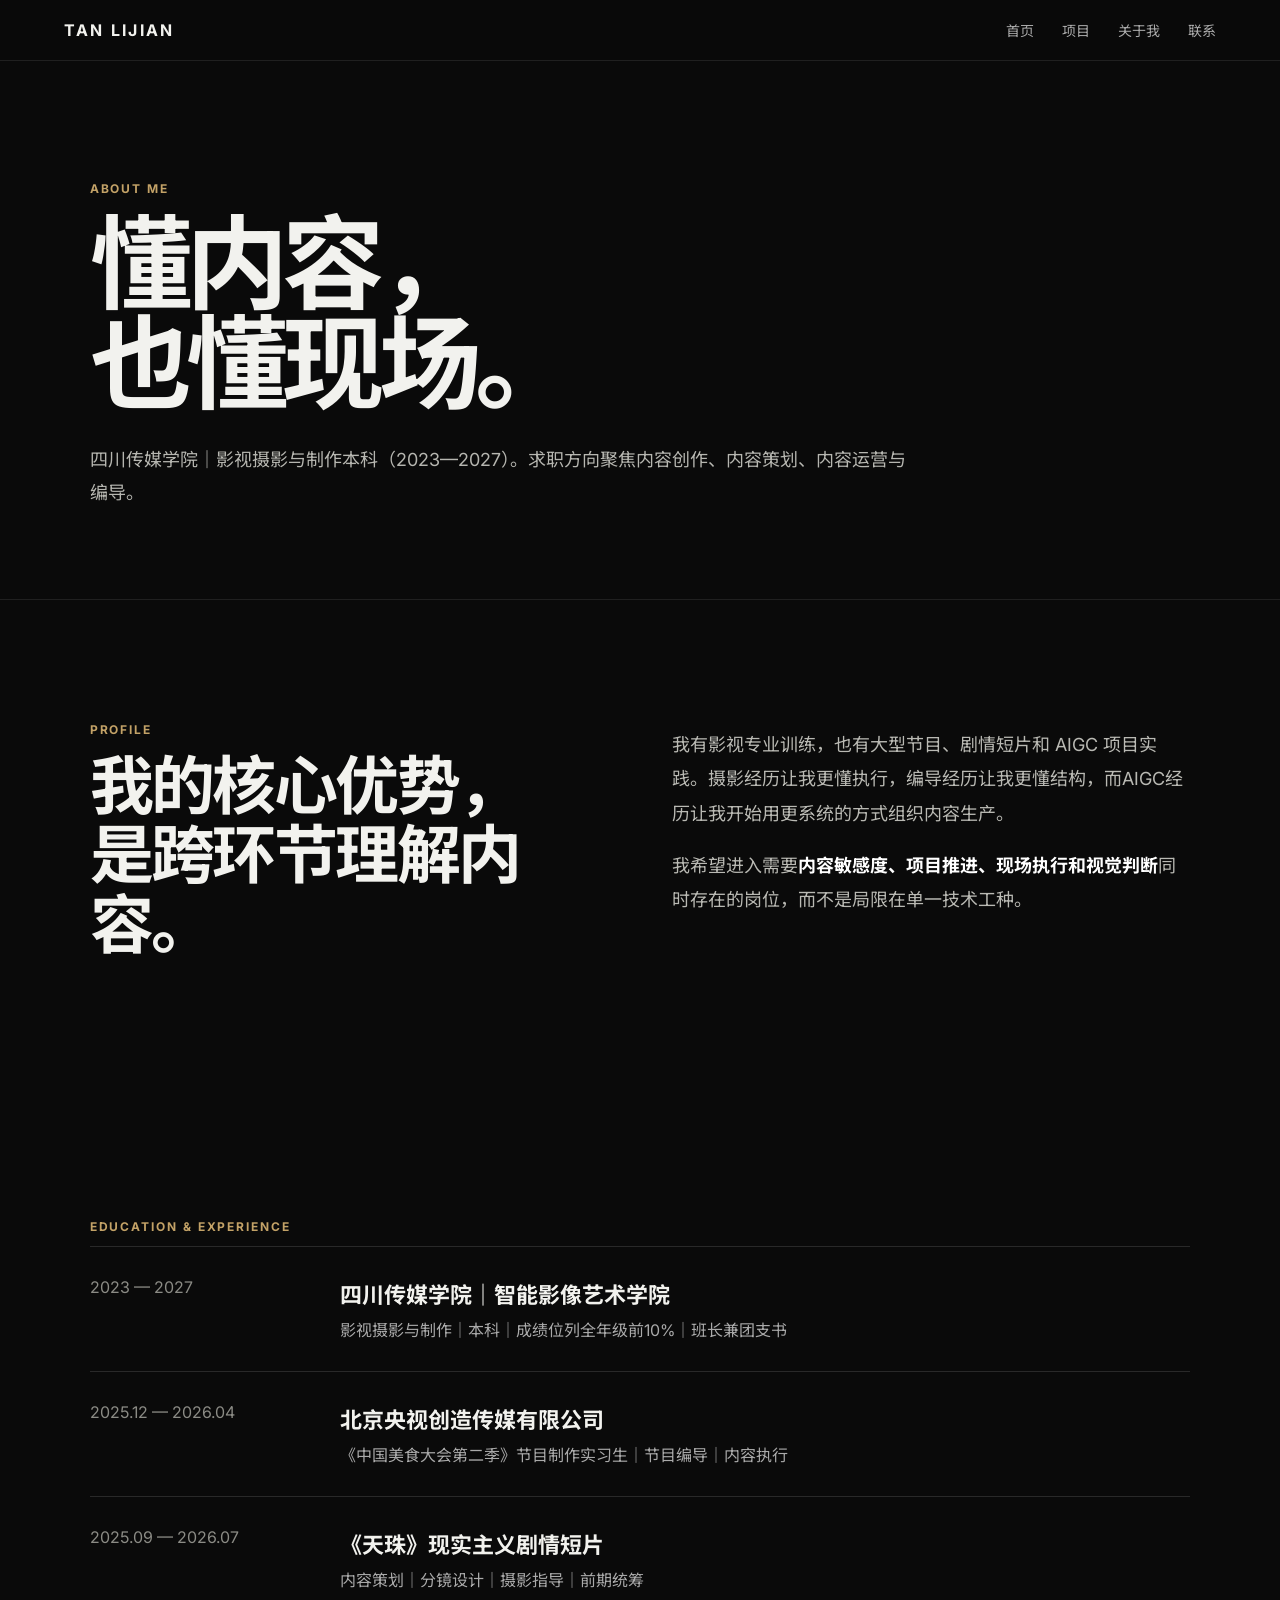
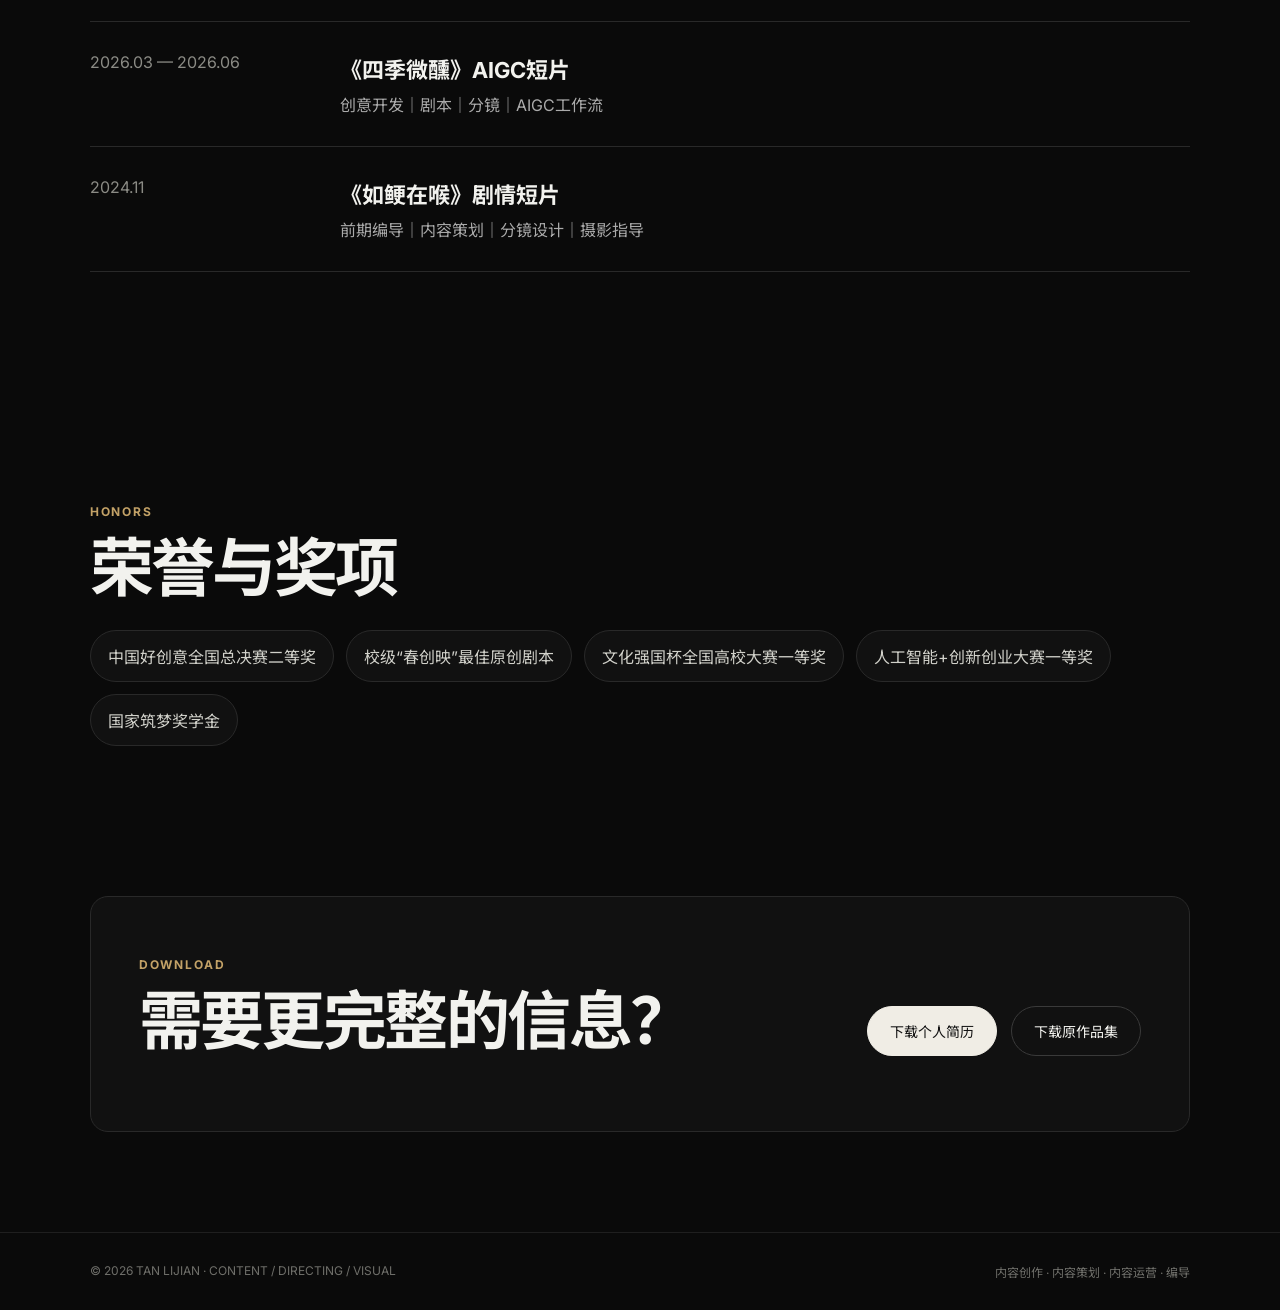
<file: about.html>
<!doctype html><html lang="zh-CN"><head>
<title>关于我｜谭力健作品集</title>
<meta charset="utf-8">
<meta name="viewport" content="width=device-width, initial-scale=1">
<link rel="preconnect" href="https://fonts.googleapis.com">
<link rel="preconnect" href="https://fonts.gstatic.com" crossorigin>
<link href="https://fonts.googleapis.com/css2?family=Inter:wght@400;500;600;700&family=Noto+Sans+SC:wght@400;500;600;700&display=swap" rel="stylesheet">
<link rel="stylesheet" href="styles.css">
</head><body>
<header class="nav">
  <a class="brand" href="index.html">TAN LIJIAN</a>
  <nav>
    <a href="index.html">首页</a>
    <a href="projects.html">项目</a>
    <a href="about.html">关于我</a>
    <a href="index.html#contact">联系</a>
  </nav>
</header>

<main>
<section class="page-hero">
  <p class="eyebrow">ABOUT ME</p>
  <h1>懂内容，<br>也懂现场。</h1>
  <p>四川传媒学院｜影视摄影与制作本科（2023—2027）。求职方向聚焦内容创作、内容策划、内容运营与编导。</p>
</section>
<section class="section intro-grid">
  <div><p class="section-kicker">PROFILE</p><h2>我的核心优势，是跨环节理解内容。</h2></div>
  <div class="body-copy">
    <p>我有影视专业训练，也有大型节目、剧情短片和 AIGC 项目实践。摄影经历让我更懂执行，编导经历让我更懂结构，而AIGC经历让我开始用更系统的方式组织内容生产。</p>
    <p>我希望进入需要<strong>内容敏感度、项目推进、现场执行和视觉判断</strong>同时存在的岗位，而不是局限在单一技术工种。</p>
  </div>
</section>
<section class="section">
  <p class="section-kicker">EDUCATION & EXPERIENCE</p>
  <div class="timeline">
    <div class="timeline-item"><span>2023 — 2027</span><div><h3>四川传媒学院｜智能影像艺术学院</h3><p>影视摄影与制作｜本科｜成绩位列全年级前10%｜班长兼团支书</p></div></div>
    <div class="timeline-item"><span>2025.12 — 2026.04</span><div><h3>北京央视创造传媒有限公司</h3><p>《中国美食大会第二季》节目制作实习生｜节目编导｜内容执行</p></div></div>
    <div class="timeline-item"><span>2025.09 — 2026.07</span><div><h3>《天珠》现实主义剧情短片</h3><p>内容策划｜分镜设计｜摄影指导｜前期统筹</p></div></div>
    <div class="timeline-item"><span>2026.03 — 2026.06</span><div><h3>《四季微醺》AIGC短片</h3><p>创意开发｜剧本｜分镜｜AIGC工作流</p></div></div>
    <div class="timeline-item"><span>2024.11</span><div><h3>《如鲠在喉》剧情短片</h3><p>前期编导｜内容策划｜分镜设计｜摄影指导</p></div></div>
  </div>
</section>
<section class="section">
  <p class="section-kicker">HONORS</p>
  <h2>荣誉与奖项</h2>
  <div class="award-list">
    <span>中国好创意全国总决赛二等奖</span>
    <span>校级“春创映”最佳原创剧本</span>
    <span>文化强国杯全国高校大赛一等奖</span>
    <span>人工智能+创新创业大赛一等奖</span>
    <span>国家筑梦奖学金</span>
  </div>
</section>
<section class="download-panel">
  <div><p class="section-kicker">DOWNLOAD</p><h2>需要更完整的信息？</h2></div>
  <div class="hero-actions">
    <a class="btn primary" href="assets/谭力健_个人简历.docx" download>下载个人简历</a>
    <a class="btn ghost" href="assets/谭力健_原作品集.pptx" download>下载原作品集</a>
  </div>
</section>
</main>
<footer>
  <span>© 2026 TAN LIJIAN · CONTENT / DIRECTING / VISUAL</span>
  <span>内容创作 · 内容策划 · 内容运营 · 编导</span>
</footer>
<script src="script.js"></script>
</body></html>
</file>
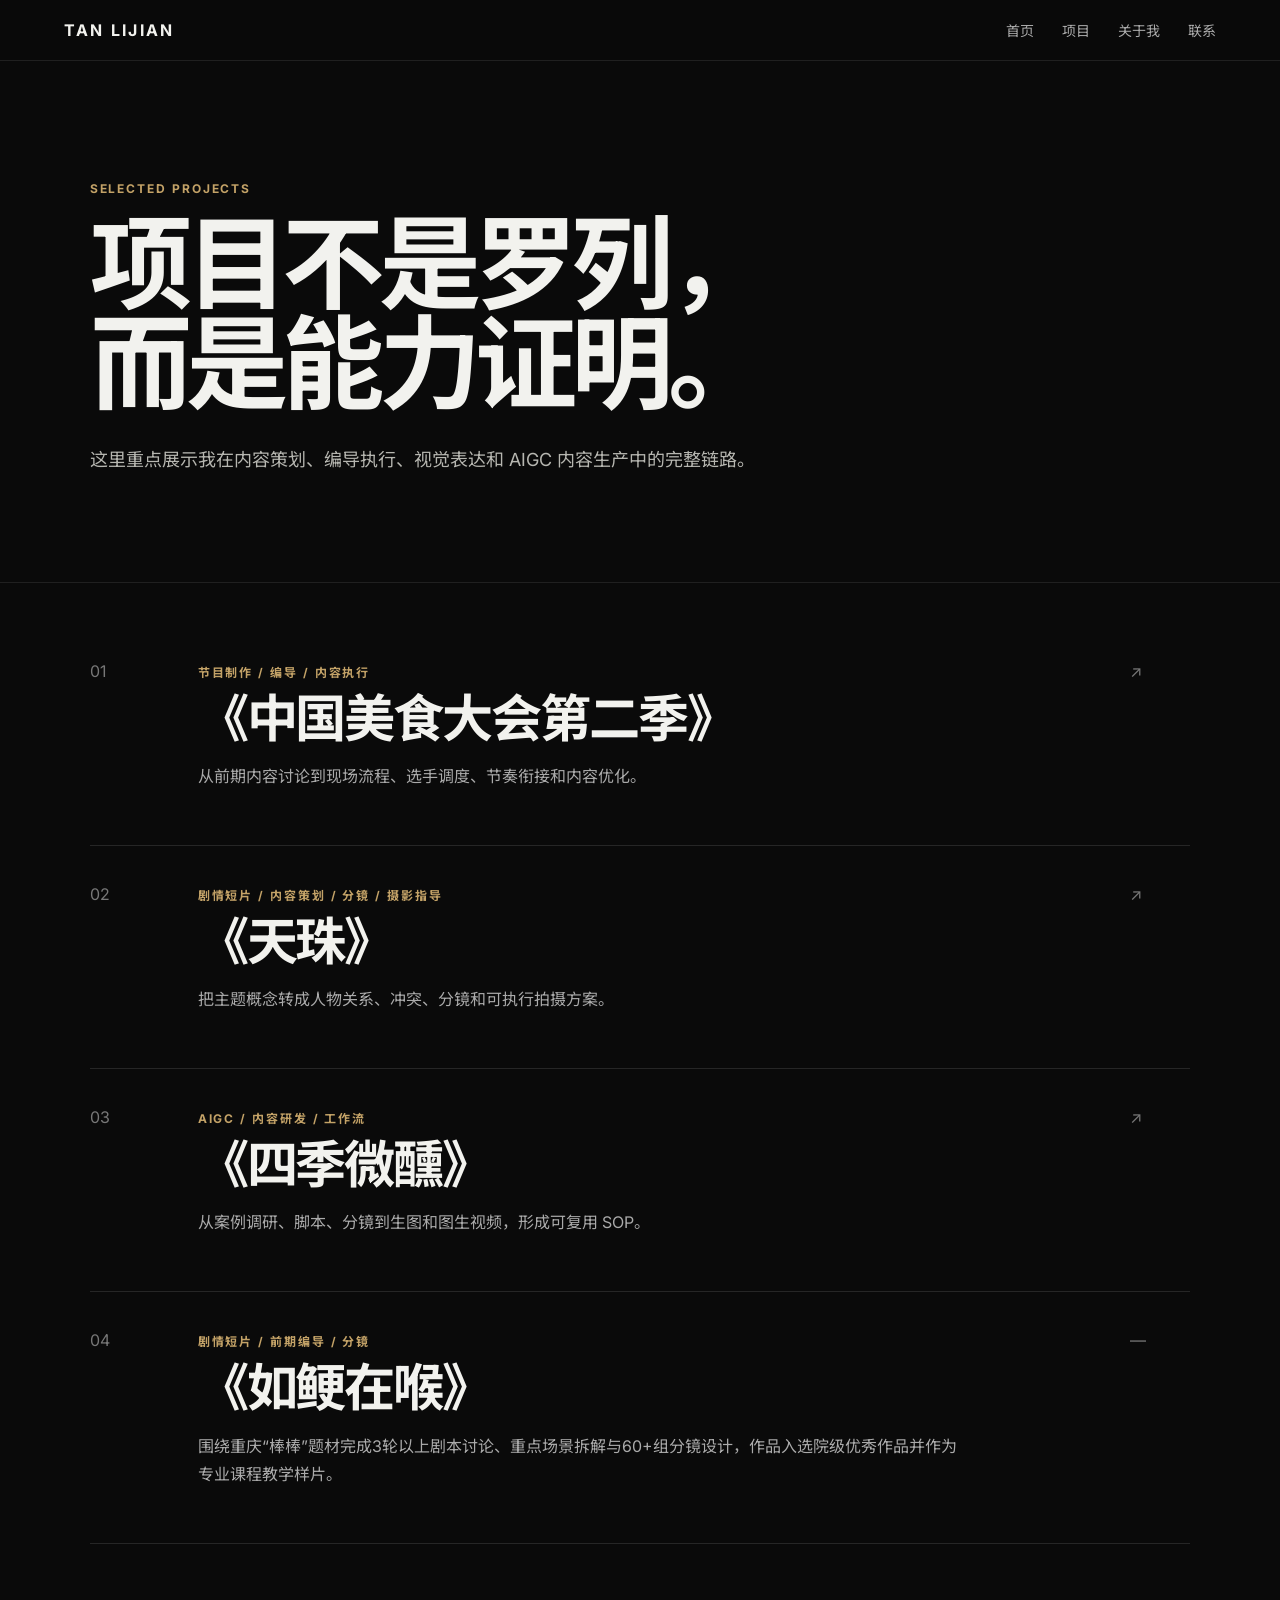
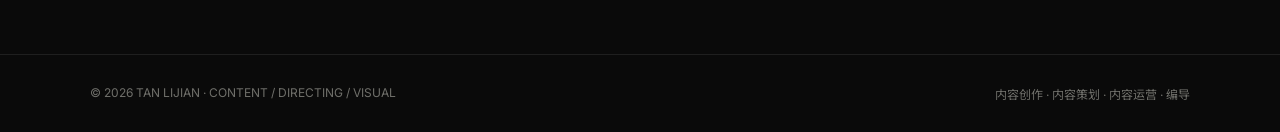
<file: projects.html>
<!doctype html><html lang="zh-CN"><head>
<title>项目｜谭力健作品集</title>
<meta charset="utf-8">
<meta name="viewport" content="width=device-width, initial-scale=1">
<link rel="preconnect" href="https://fonts.googleapis.com">
<link rel="preconnect" href="https://fonts.gstatic.com" crossorigin>
<link href="https://fonts.googleapis.com/css2?family=Inter:wght@400;500;600;700&family=Noto+Sans+SC:wght@400;500;600;700&display=swap" rel="stylesheet">
<link rel="stylesheet" href="styles.css">
</head><body>
<header class="nav">
  <a class="brand" href="index.html">TAN LIJIAN</a>
  <nav>
    <a href="index.html">首页</a>
    <a href="projects.html">项目</a>
    <a href="about.html">关于我</a>
    <a href="index.html#contact">联系</a>
  </nav>
</header>

<main>
<section class="page-hero">
  <p class="eyebrow">SELECTED PROJECTS</p>
  <h1>项目不是罗列，<br>而是能力证明。</h1>
  <p>这里重点展示我在内容策划、编导执行、视觉表达和 AIGC 内容生产中的完整链路。</p>
</section>
<section class="section project-list">
  <a class="case-row" href="cctv.html">
    <div class="case-index">01</div>
    <div><span class="tag">节目制作 / 编导 / 内容执行</span><h2>《中国美食大会第二季》</h2><p>从前期内容讨论到现场流程、选手调度、节奏衔接和内容优化。</p></div>
    <div class="case-arrow">↗</div>
  </a>
  <a class="case-row" href="tianzhu.html">
    <div class="case-index">02</div>
    <div><span class="tag">剧情短片 / 内容策划 / 分镜 / 摄影指导</span><h2>《天珠》</h2><p>把主题概念转成人物关系、冲突、分镜和可执行拍摄方案。</p></div>
    <div class="case-arrow">↗</div>
  </a>
  <a class="case-row" href="aigc.html">
    <div class="case-index">03</div>
    <div><span class="tag">AIGC / 内容研发 / 工作流</span><h2>《四季微醺》</h2><p>从案例调研、脚本、分镜到生图和图生视频，形成可复用 SOP。</p></div>
    <div class="case-arrow">↗</div>
  </a>
  <div class="case-row static-row">
    <div class="case-index">04</div>
    <div><span class="tag">剧情短片 / 前期编导 / 分镜</span><h2>《如鲠在喉》</h2><p>围绕重庆“棒棒”题材完成3轮以上剧本讨论、重点场景拆解与60+组分镜设计，作品入选院级优秀作品并作为专业课程教学样片。</p></div>
    <div class="case-arrow">—</div>
  </div>
</section>
</main>
<footer>
  <span>© 2026 TAN LIJIAN · CONTENT / DIRECTING / VISUAL</span>
  <span>内容创作 · 内容策划 · 内容运营 · 编导</span>
</footer>
<script src="script.js"></script>
</body></html>
</file>
<file: styles.css>
*{box-sizing:border-box}html{scroll-behavior:smooth}body{margin:0;background:#0a0a0a;color:#f2f2ee;font-family:Inter,"Noto Sans SC",sans-serif}a{text-decoration:none;color:inherit}img{max-width:100%}.nav{position:sticky;top:0;z-index:50;display:flex;align-items:center;justify-content:space-between;padding:20px 5vw;background:rgba(10,10,10,.84);backdrop-filter:blur(18px);border-bottom:1px solid #202020}.brand{font-weight:700;letter-spacing:.14em}.nav nav{display:flex;gap:28px;color:#aaa;font-size:14px}.nav a:hover{color:#fff}.hero-v2{min-height:88vh;padding:12vh 7vw 8vh;display:grid;grid-template-columns:1.55fr .65fr;gap:8vw;align-items:end;background:radial-gradient(circle at 82% 18%,#2b251b 0,transparent 32%),#0a0a0a}.hero h1,.page-hero h1,.detail-hero h1{font-size:clamp(56px,8vw,118px);line-height:.98;letter-spacing:-.055em;margin:18px 0 28px}.eyebrow,.section-kicker,.tag{font-size:12px;letter-spacing:.16em;color:#c3a267;font-weight:700}.lead,.page-hero>p:last-child,.detail-intro{font-size:18px;line-height:1.85;color:#b6b6b0;max-width:820px}.lead strong{color:#fff}.hero-actions{display:flex;gap:14px;flex-wrap:wrap;margin-top:34px}.btn{padding:14px 22px;border-radius:999px;font-size:14px;border:1px solid #3a3a3a}.btn.primary{background:#f0ede5;color:#111;border-color:#f0ede5}.hero-side{display:grid;gap:16px}.mini-card{padding:24px;border-top:1px solid #454545;background:rgba(255,255,255,.02)}.mini-card span{font-size:11px;color:#c3a267}.mini-card h3{font-size:24px;margin:12px 0}.mini-card p{color:#9f9f99;line-height:1.7}.numbers{display:grid;grid-template-columns:repeat(4,1fr);padding:42px 7vw;border-top:1px solid #202020;border-bottom:1px solid #202020}.numbers div{padding:0 22px;border-right:1px solid #282828}.numbers div:first-child{padding-left:0}.numbers div:last-child{border:0}.numbers b{display:block;font-size:42px}.numbers span{font-size:13px;color:#8f8f89}.section{padding:110px 7vw}.dark-alt{background:#0e0e0e}.intro-grid{display:grid;grid-template-columns:1fr 1.08fr;gap:8vw}.section h2,.download-panel h2{font-size:clamp(38px,5vw,68px);line-height:1.08;letter-spacing:-.04em;margin:14px 0 28px}.body-copy{font-size:18px;line-height:1.9;color:#b9b9b3}.body-copy strong{color:#fff}.section-title-row{display:flex;justify-content:space-between;gap:40px;align-items:end}.text-link{color:#c3a267}.feature-grid{display:grid;grid-template-columns:repeat(3,1fr);gap:16px;margin-top:44px}.project-poster{position:relative;overflow:hidden;border-radius:12px;min-height:520px;background:#111}.project-poster img{width:100%;height:100%;object-fit:cover;position:absolute;inset:0;transition:.5s ease;filter:saturate(.78) brightness(.78)}.project-poster:hover img{transform:scale(1.035);filter:saturate(.95) brightness(.86)}.poster-overlay{position:absolute;left:0;right:0;bottom:0;padding:28px;background:linear-gradient(transparent,rgba(0,0,0,.92))}.poster-overlay span{font-size:11px;color:#d6b979}.poster-overlay h3{font-size:30px;margin:10px 0}.poster-overlay p{color:#b5b5af;line-height:1.7}.skills-grid{display:grid;grid-template-columns:repeat(3,1fr);gap:16px}.skill-card{border:1px solid #242424;background:#111;padding:30px;border-radius:12px}.skill-card b{font-size:12px;color:#c3a267}.skill-card h3{font-size:25px;margin:20px 0 10px}.skill-card p{color:#a8a8a2;line-height:1.8}.workflow{display:grid;grid-template-columns:repeat(5,1fr);gap:12px}.workflow div{padding:26px 18px;border-top:1px solid #444}.workflow span{font-size:12px;color:#c3a267}.workflow b{display:block;font-size:20px;margin:24px 0 8px}.workflow p{font-size:14px;line-height:1.7;color:#999993}.shooting-strip{display:grid;grid-template-columns:1.2fr .8fr;gap:8vw;border-top:1px solid #252525}.shot-list{display:flex;align-content:flex-start;flex-wrap:wrap;gap:12px}.shot-list span,.award-list span{padding:13px 17px;border:1px solid #292929;border-radius:999px;background:#111;color:#d1d1ca}.contact{padding:120px 7vw 90px;background:#efede6;color:#111}.contact .section-kicker{color:#7a5e32}.contact h2{font-size:clamp(46px,7vw,92px);line-height:1.04;letter-spacing:-.05em;max-width:1080px}.contact p{color:#575753}.contact-links{display:flex;gap:28px;flex-wrap:wrap;margin-top:30px;font-size:18px;font-weight:600}.page-hero,.detail-hero{padding:12vh 7vw 8vh;border-bottom:1px solid #202020}.page-hero{min-height:58vh}.project-list{padding-top:40px}.case-row{display:grid;grid-template-columns:80px 1fr 60px;gap:28px;padding:38px 0;border-bottom:1px solid #262626;align-items:start}.case-row:hover h2{color:#cbb079}.case-index,.case-arrow{color:#777}.case-row h2{font-size:clamp(30px,4vw,56px);margin:10px 0 12px}.case-row p{color:#aaa;max-width:760px;line-height:1.8}.static-row{cursor:default}.detail-hero{min-height:60vh}.detail-gallery{padding:0 7vw 50px;display:grid;gap:14px}.detail-gallery.two{grid-template-columns:1fr 1fr}.detail-gallery.one{grid-template-columns:1fr}.detail-gallery img{width:100%;height:560px;object-fit:cover;border-radius:12px}.workflow-image img{height:auto}.detail-wrap{padding:10px 7vw 80px}.detail-section{display:grid;grid-template-columns:220px 1fr;gap:50px;padding:54px 0;border-top:1px solid #262626}.detail-label{font-size:13px;color:#c3a267;letter-spacing:.12em}.detail-content h2{font-size:36px;margin:0 0 16px}.detail-content p{font-size:17px;line-height:1.9;color:#b6b6b0;max-width:880px}.backbar{padding:35px 7vw 80px}.backbar a{color:#c3a267}.timeline{border-top:1px solid #292929}.timeline-item{display:grid;grid-template-columns:220px 1fr;gap:30px;padding:30px 0;border-bottom:1px solid #292929}.timeline-item>span{color:#8b8b85}.timeline-item h3{font-size:22px;margin:0 0 8px}.timeline-item p{margin:0;color:#aaa}.award-list{display:flex;flex-wrap:wrap;gap:12px}.download-panel{margin:40px 7vw 100px;padding:48px;border:1px solid #292929;border-radius:18px;display:flex;align-items:center;justify-content:space-between;gap:40px;background:#111}footer{padding:30px 7vw;color:#6f6f6a;font-size:12px;display:flex;justify-content:space-between;gap:20px;border-top:1px solid #1f1f1f}.reveal{opacity:0;transform:translateY(18px);transition:.7s ease}.reveal.on{opacity:1;transform:none}
@media(max-width:900px){.nav nav{gap:14px;font-size:12px}.hero-v2,.intro-grid,.shooting-strip{grid-template-columns:1fr}.hero-v2{padding-top:90px}.numbers{grid-template-columns:1fr 1fr;gap:24px}.numbers div{padding:0;border:0}.feature-grid,.skills-grid{grid-template-columns:1fr}.project-poster{min-height:420px}.workflow{grid-template-columns:1fr 1fr}.section{padding:80px 6vw}.page-hero,.detail-hero{padding:90px 6vw 60px}.detail-gallery{padding:0 6vw 40px}.detail-gallery.two{grid-template-columns:1fr}.detail-gallery img{height:320px}.workflow-image img{height:auto}.detail-section{grid-template-columns:1fr;gap:12px}.case-row{grid-template-columns:46px 1fr 24px}.download-panel{margin:30px 6vw 70px;display:block;padding:28px}.contact-links{flex-direction:column;gap:10px}footer{flex-direction:column}.section-title-row{display:block}}
</file>
